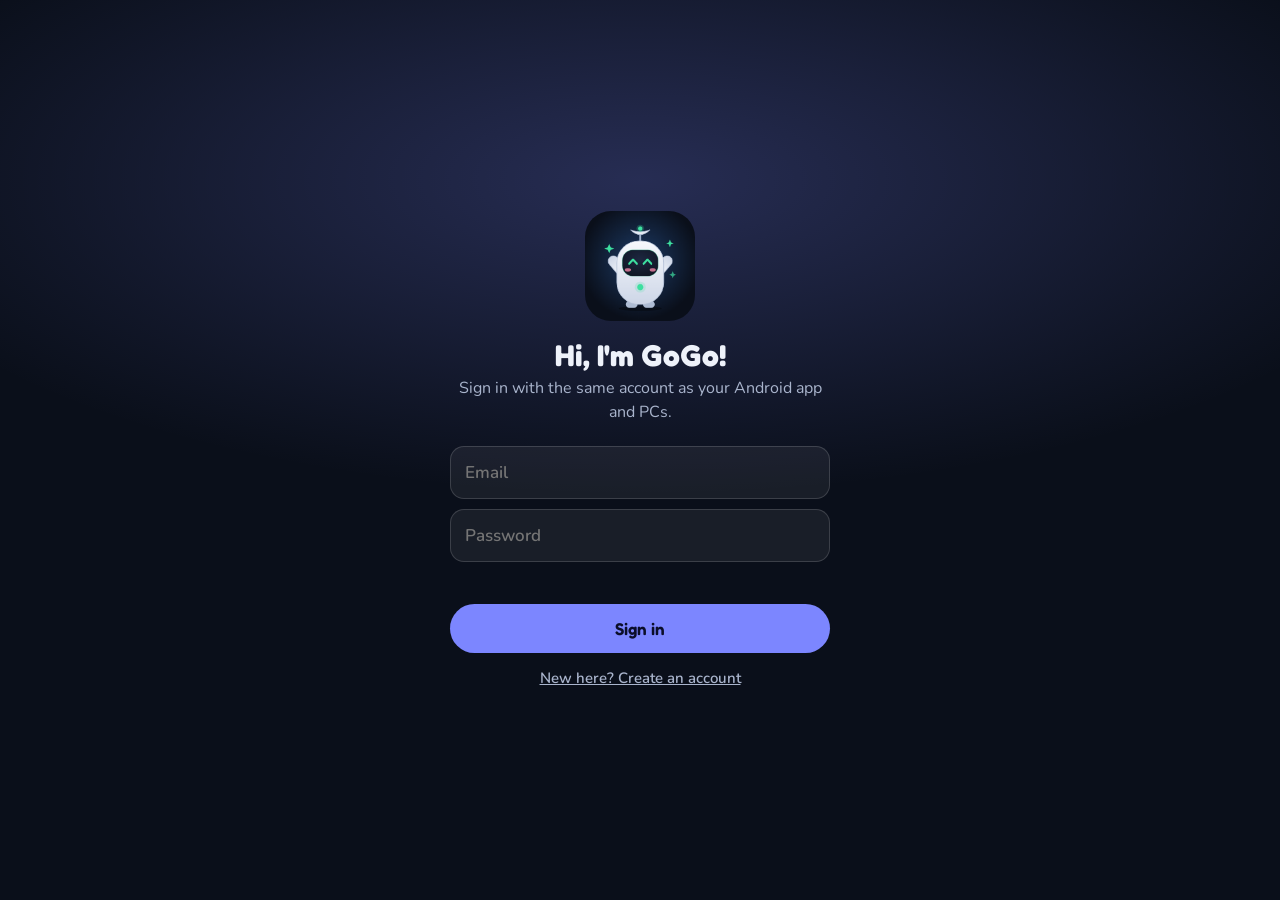
<file: docs/index.html>
<!doctype html>
<html lang="en">
<head>
<meta charset="utf-8">
<meta name="viewport" content="width=device-width, initial-scale=1, maximum-scale=1, user-scalable=no, viewport-fit=cover">
<title>GoGo</title>
<meta name="apple-mobile-web-app-capable" content="yes">
<meta name="mobile-web-app-capable" content="yes">
<meta name="apple-mobile-web-app-status-bar-style" content="black-translucent">
<meta name="apple-mobile-web-app-title" content="GoGo">
<meta name="theme-color" content="#0a0f1a">
<link rel="manifest" href="manifest.webmanifest">
<link rel="apple-touch-icon" href="icon-180.png">
<link rel="stylesheet" href="gogo/fonts.css">
<style>
:root { color-scheme: dark; --display: "Fredoka", ui-rounded, system-ui, sans-serif; --body: "Nunito", ui-rounded, system-ui, sans-serif;
  --st: env(safe-area-inset-top, 0px); --sb: env(safe-area-inset-bottom, 0px); --sl: env(safe-area-inset-left, 0px); --sr: env(safe-area-inset-right, 0px); }
* { box-sizing: border-box; -webkit-tap-highlight-color: transparent; }
html, body { margin: 0; height: 100%; background: #0a0f1a; color: #eef2fa; font-family: var(--body); overflow: hidden; }
[hidden] { display: none !important; }
#frame { position: fixed; top: var(--st); bottom: var(--sb); left: var(--sl); right: var(--sr); width: calc(100% - var(--sl) - var(--sr)); height: calc(100% - var(--st) - var(--sb)); border: 0; background: #0a0f1a; }

.controls { position: fixed; top: calc(var(--st) + 10px); right: calc(var(--sr) + 12px); z-index: 20; display: flex; gap: 8px; align-items: center; }
.pill { font-family: var(--display); font-weight: 600; font-size: 14px; color: #e6ecfa; background: #ffffff16; border: 1px solid #ffffff26; border-radius: 999px; height: 36px; padding: 0 14px; }
.pill.on { background: #ff6fa8; border-color: #ff6fa8; color: #2a0716; }
.pill.icon { width: 36px; padding: 0; font-size: 20px; line-height: 1; }

.menu { position: fixed; top: calc(var(--st) + 54px); right: calc(var(--sr) + 12px); z-index: 30; min-width: 250px; max-height: calc(100% - var(--st) - 80px); overflow: auto;
  background: #161d2e; border: 1px solid #ffffff1f; border-radius: 18px; padding: 6px; box-shadow: 0 20px 50px #0009; }
.menu button { display: flex; width: 100%; justify-content: space-between; gap: 12px; text-align: left; background: none; border: 0; color: #eef2fa; font: 600 15px var(--body); padding: 12px 12px; border-radius: 12px; }
.menu button:active { background: #ffffff10; }
.menu button small { color: #8e9ab3; font-weight: 600; }
.menu hr { border: 0; border-top: 1px solid #ffffff14; margin: 4px 6px; }
.menu .ver { color: #8e9ab3; font-size: 12px; padding: 8px 12px 6px; }
.veil { position: fixed; inset: 0; z-index: 25; }

.banner { position: fixed; left: calc(var(--sl) + 12px); right: calc(var(--sr) + 12px); bottom: calc(var(--sb) + 64px); z-index: 15;
  background: #1b2438; border: 1px solid #ffb21e66; border-radius: 18px; padding: 12px 14px; display: flex; gap: 12px; align-items: center; box-shadow: 0 12px 30px #0008; }
.banner p { margin: 0; flex: 1; font-size: 14px; line-height: 1.35; }
.banner b { font-family: var(--display); }
.btn { font: 600 15px var(--display); border: 0; border-radius: 999px; padding: 10px 16px; background: #ffb21e; color: #2a1a00; white-space: nowrap; }
.btn.ghost { background: #ffffff16; color: #e6ecfa; }
.btn.blue { background: #5aa8ff; color: #06101f; }

.toast { position: fixed; left: 50%; transform: translateX(-50%); bottom: calc(var(--sb) + 130px); z-index: 40; background: #eef2fa; color: #0a0f1a;
  border-radius: 999px; padding: 10px 16px; font: 600 14px var(--body); box-shadow: 0 10px 30px #0008; max-width: calc(100% - 32px); display: flex; gap: 10px; align-items: center; }
.toast a { color: #1d4f8c; font-weight: 800; text-decoration: none; white-space: nowrap; }

/* sign in + install screens */
.card-screen { position: fixed; inset: 0; z-index: 50; display: grid; place-items: center; padding: calc(var(--st) + 20px) 20px calc(var(--sb) + 20px);
  background: radial-gradient(90% 50% at 50% 20%, rgba(124,134,255,.25), transparent 70%), #0a0f1a; overflow: auto; }
.card { width: 100%; max-width: 380px; text-align: center; }
.card h1 { font: 700 30px var(--display); margin: 10px 0 4px; }
.card .sub { color: #a9b4cc; margin: 0 0 22px; line-height: 1.45; }
.card img { width: 110px; height: 110px; border-radius: 26px; }
.card input { width: 100%; font: 600 17px var(--body); color: #eef2fa; background: #ffffff10; border: 1px solid #ffffff26; border-radius: 14px; padding: 14px; margin: 0 0 10px; outline: none; }
.card input:focus { border-color: #7c86ff; }
.card .btn { width: 100%; padding: 14px; font-size: 17px; margin-top: 4px; background: #7c86ff; color: #0b0e2a; }
.card .link { background: none; border: 0; color: #a9b4cc; font: 600 15px var(--body); margin-top: 14px; text-decoration: underline; }
.card .err { color: #ff8a8e; min-height: 20px; font-size: 14px; margin: 4px 0; }
.steps { text-align: left; background: #ffffff0c; border: 1px solid #ffffff1a; border-radius: 18px; padding: 6px 16px; margin: 0 0 16px; }
.steps li { margin: 12px 0; line-height: 1.4; }
.share { display: inline-block; width: 20px; height: 20px; vertical-align: -4px; }
</style>
</head>
<body>

<iframe id="frame" title="GoGo" hidden></iframe>

<div class="controls" id="controls" hidden>
  <button class="pill" id="recBtn">REC</button>
  <button class="pill icon" id="menuBtn" aria-label="Menu">⋮</button>
</div>
<div class="veil" id="veil" hidden></div>
<div class="menu" id="menu" hidden>
  <button id="mNotif">iPhone alerts <small id="mNotifState">Off</small></button>
  <button id="mTest">Send a test alert</button>
  <hr>
  <button id="mTalk">GoGo talks out loud <small id="mTalkState">On</small></button>
  <button id="mRest">GoGo rests after <small id="mRestState">10 min</small></button>
  <button id="mAwake">Keep screen on <small id="mAwakeState">Off</small></button>
  <hr>
  <button id="mAll">Mark all as seen</button>
  <button id="mClear">Clear seen results</button>
  <hr>
  <button id="mOut">Sign out</button>
  <div class="ver" id="ver"></div>
</div>

<div class="banner" id="notifBanner" hidden>
  <p><b>Turn on iPhone alerts</b><br>So GoGo can ping you when the app is closed.</p>
  <button class="btn" id="notifOn">Turn on</button>
</div>

<div class="toast" id="toast" hidden></div>

<section class="card-screen" id="install" hidden>
  <div class="card">
    <img src="icon-180.png" alt="">
    <h1>Add GoGo to your iPhone</h1>
    <p class="sub">iPhone only allows alerts from apps on the Home Screen. It takes 10 seconds:</p>
    <ol class="steps">
      <li>Tap the <b>Share</b> button <svg class="share" viewBox="0 0 24 24" fill="none" stroke="#5aa8ff" stroke-width="2" stroke-linecap="round" stroke-linejoin="round"><path d="M12 3v12M8 7l4-4 4 4M5 12v7a2 2 0 0 0 2 2h10a2 2 0 0 0 2-2v-7"/></svg> at the bottom of Safari.</li>
      <li>Scroll down, tap <b>Add to Home Screen</b>, then <b>Add</b>.</li>
      <li>Open <b>GoGo</b> from your Home Screen and sign in.</li>
    </ol>
    <p class="sub" id="notSafari" hidden>Open this page in <b>Safari</b> first (other browsers can't add it to the Home Screen).</p>
    <button class="link" id="skipInstall">Just look around in the browser</button>
  </div>
</section>

<section class="card-screen" id="login" hidden>
  <form class="card" id="loginForm">
    <img src="icon-180.png" alt="">
    <h1>Hi, I'm GoGo!</h1>
    <p class="sub">Sign in with the same account as your Android app and PCs.</p>
    <input id="email" type="email" autocomplete="username" placeholder="Email" required>
    <input id="password" type="password" autocomplete="current-password" placeholder="Password" required minlength="6">
    <div class="err" id="loginErr"></div>
    <button class="btn" id="loginBtn" type="submit">Sign in</button>
    <button class="link" id="signupBtn" type="button">New here? Create an account</button>
  </form>
</section>

<script src="vendor/supabase-2.118.0.js"></script>
<script src="app.js"></script>
</body>
</html>
</file>
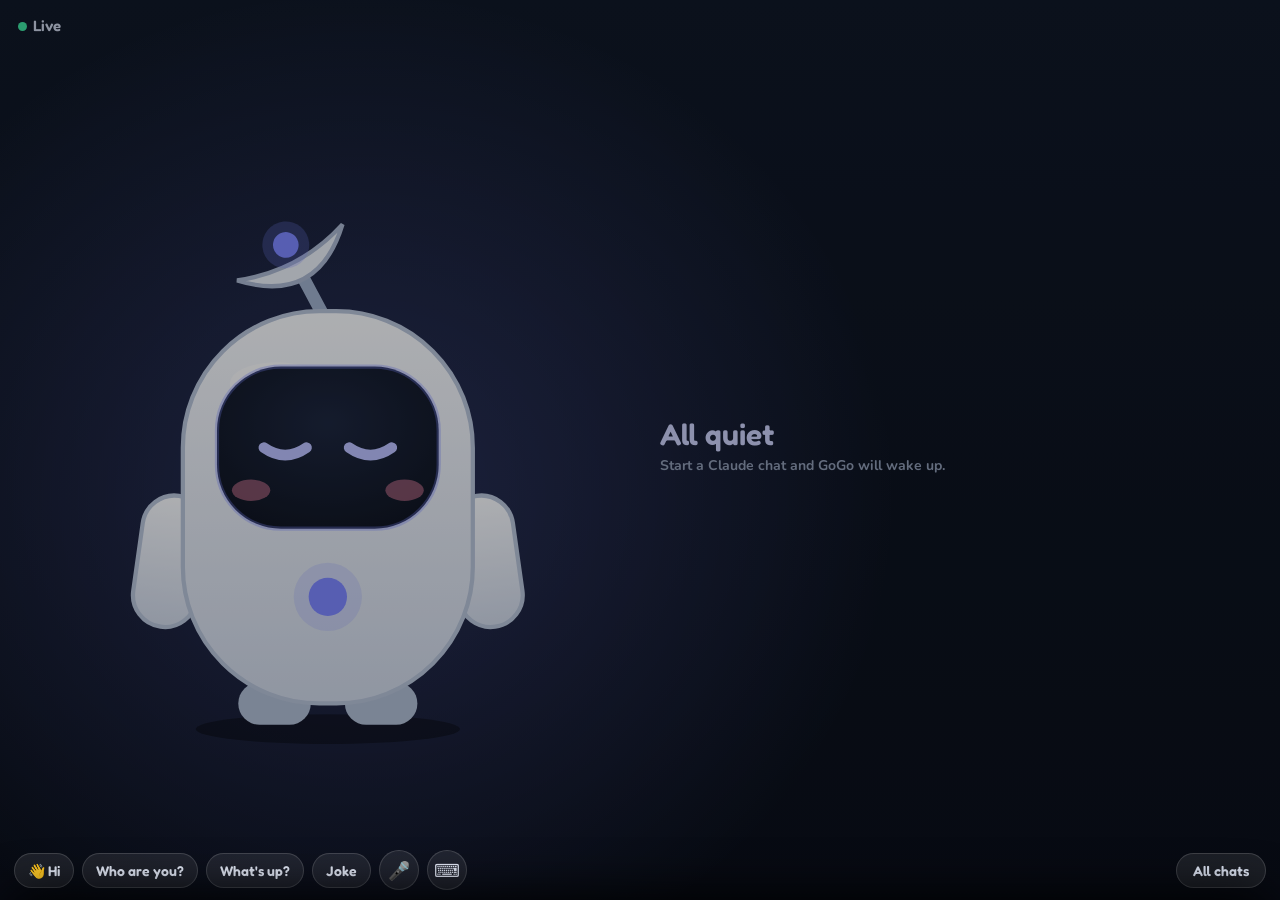
<file: docs/gogo/index.html>
<!doctype html>
<html lang="en">
<head>
<meta charset="utf-8">
<meta name="viewport" content="width=device-width, initial-scale=1, maximum-scale=1, user-scalable=no, viewport-fit=cover">
<title>GoGo</title>
<link rel="stylesheet" href="fonts.css">
<style>
:root {
  color-scheme: dark;
  --working: #5aa8ff; --needs: #ffb21e; --finished: #3ee0a0; --failed: #ff5d62; --rec: #ff6fa8; --sleep: #7c86ff;
  --mood: var(--sleep); --glow: rgba(124,134,255,.28); --tagbg: #e6e8ff; --tagfg: #3a3f8a;
  --display: "Fredoka", ui-rounded, system-ui, sans-serif;
  --body: "Nunito", ui-rounded, system-ui, sans-serif;
}
* { box-sizing: border-box; -webkit-tap-highlight-color: transparent; }
html, body { margin: 0; height: 100%; background: #070a12; color: #eef2fa; font-family: var(--body); overflow: hidden; user-select: none; -webkit-user-select: none; }

.screen {
  position: fixed; top: 0; right: 0; bottom: 0; left: 0; display: grid; grid-template-columns: 1.05fr 1fr;
  background: radial-gradient(60% 80% at 28% 55%, var(--glow), transparent 70%), linear-gradient(180deg, #101828, #0a0f1a);
  transition: filter .8s;
}
.portrait .screen { grid-template-columns: 1fr; grid-template-rows: 1.15fr 1fr;
  background: radial-gradient(90% 50% at 50% 30%, var(--glow), transparent 70%), linear-gradient(180deg, #101828, #0a0f1a); }
.screen[data-mood="sleep"] { filter: brightness(.7); }
.screen.night { filter: brightness(.5) saturate(.8); }
.screen.offline { filter: grayscale(.7) brightness(.7); }

.topbar { position: fixed; top: 0; left: 0; right: 0; padding: 16px 150px 0 18px; display: flex; gap: 14px; align-items: center;
  font-family: var(--display); font-weight: 600; font-size: 15px; color: #c9d2e6; z-index: 5; pointer-events: none; }
.topbar .live::before { content: ""; display: inline-block; width: 9px; height: 9px; border-radius: 50%; background: var(--finished); margin-right: 6px; }
.topbar .live.off::before { background: var(--failed); }
.topbar .rec { color: var(--rec); display: none; }
.recording .topbar .rec { display: inline; }
.topbar .tally { margin-left: auto; opacity: .8; font-variant-numeric: tabular-nums; }
.topbar .live, .topbar .rec { white-space: nowrap; }
.portrait .topbar { flex-wrap: wrap; row-gap: 2px; }
.portrait .topbar .tally { margin-left: 0; flex-basis: 100%; font-size: 13px; }

.gogo-zone { position: relative; display: grid; place-items: center; min-height: 0; padding-top: 30px; }
#gogoBtn { background: none; border: 0; padding: 0; width: 40vmin; height: 44.7vmin; cursor: pointer; } /* sized by sizeGoGo() */
#gogoBtn svg { width: 100%; height: 100%; overflow: visible; display: block; }
.drift { width: 100%; height: 100%; display: grid; place-items: center; }

.card-zone { position: relative; display: grid; align-content: center; gap: 12px; padding: 54px 22px 64px 4px; min-width: 0; }
.portrait .card-zone { padding: 0 22px 76px; align-content: start; }
.bubble { background: #f6f8fd; color: #141a28; border-radius: 22px; padding: 16px 18px; position: relative; box-shadow: 0 10px 30px -12px #000;
  animation: pop .45s cubic-bezier(.2, 1.6, .4, 1) both; }
.bubble::before { content: ""; position: absolute; left: -10px; top: 38%; border: 10px solid transparent; border-right-color: #f6f8fd; border-left: 0; }
.portrait .bubble::before { left: 24%; top: -10px; border: 10px solid transparent; border-bottom-color: #f6f8fd; border-top: 0; }
.bubble .tag { display: inline-block; font-family: var(--display); font-weight: 700; text-transform: uppercase; letter-spacing: .06em; font-size: 12px;
  padding: 3px 10px; border-radius: 999px; background: var(--tagbg); color: var(--tagfg); }
.bubble h3 { font-family: var(--display); font-weight: 700; margin: 8px 0 4px; font-size: 19px; font-size: clamp(17px, 3.4vmin + 6px, 26px); line-height: 1.15; overflow-wrap: anywhere;
  display: -webkit-box; -webkit-line-clamp: 2; -webkit-box-orient: vertical; overflow: hidden; }
.bubble p { margin: 0; color: #4a5470; font-size: 15px; font-size: clamp(13px, 1.6vmin + 8px, 17px); line-height: 1.35; overflow-wrap: anywhere;
  display: -webkit-box; -webkit-line-clamp: 3; -webkit-box-orient: vertical; overflow: hidden; }
.bubble .meta { margin-top: 8px; font-size: 13px; color: #7a84a0; font-weight: 800; }
.chips { display: flex; flex-wrap: wrap; gap: 8px; }
.more.act { font-family: var(--body); cursor: pointer; background: #ffffff24; }
.more { justify-self: start; font-weight: 800; font-size: 13px; color: #dfe6f5; background: #ffffff14; border: 1px solid #ffffff22; border-radius: 999px; padding: 5px 12px; }
.minis { display: grid; gap: 9px; }
.mini { display: flex; align-items: center; gap: 10px; background: #ffffff12; border: 1px solid #ffffff1c; border-radius: 14px; padding: 10px 14px;
  font-weight: 800; font-size: 15px; color: #dfe6f5; min-width: 0; }
.mini span { white-space: nowrap; overflow: hidden; text-overflow: ellipsis; min-width: 0; }
.mini small { margin-left: auto; color: #8e9ab3; font-weight: 700; flex: none; }
.mini i { flex: none; width: 10px; height: 10px; border-radius: 50%; background: var(--working); animation: pulse 1.2s ease-in-out infinite; }
.mini i.done { background: var(--finished); animation: none; } .mini i.need { background: var(--needs); } .mini i.fail { background: var(--failed); animation: none; }
.mini i.seen { background: #8e9ab3; animation: none; }
.quiet { font-family: var(--display); font-weight: 600; font-size: 22px; font-size: clamp(20px, 3vmin + 10px, 30px); color: #c9cff7; }
.quiet small { display: block; font-family: var(--body); font-weight: 700; font-size: 14px; color: #8e9ab3; margin-top: 4px; }
@keyframes pop { from { transform: scale(.6) translateY(10px); opacity: 0; } to { transform: none; opacity: 1; } }
@keyframes pulse { 50% { opacity: .35; transform: scale(.8); } }

.fx { position: absolute; top: 0; right: 0; bottom: 0; left: 0; pointer-events: none; z-index: 2; }
#confetti { position: fixed; top: 0; right: 0; bottom: 0; left: 0; width: 100%; height: 100%; pointer-events: none; z-index: 4; }
.z { position: absolute; font-family: var(--display); font-weight: 700; color: #b9c0ff; opacity: 0; animation: zz 3.6s ease-in infinite; }
@keyframes zz { 0% { transform: translate(0,0) scale(.6); opacity: 0; } 20% { opacity: .9; } 100% { transform: translate(30px,-70px) scale(1.3); opacity: 0; } }
.puff { position: absolute; width: 22px; height: 22px; border-radius: 50%; background: #9aa3b8; opacity: 0; animation: puff 2.4s ease-out infinite; }
@keyframes puff { 0% { transform: translate(0,0) scale(.4); opacity: .7; } 100% { transform: translate(var(--dx, 10px), -60px) scale(1.8); opacity: 0; } }


/* ---------- GoGo talks ---------- */
.say { position: absolute; left: 0; right: 0; margin: 0 auto; width: -webkit-max-content; width: max-content; top: 40px; z-index: 6; max-width: 86%;
  background: #fff; color: #1b2033; border-radius: 18px; padding: 10px 14px; font-family: var(--display); font-weight: 600;
  font-size: 17px; font-size: clamp(14px, 2.2vmin + 8px, 20px); line-height: 1.25; box-shadow: 0 10px 30px -10px #000;
  animation: pop .4s cubic-bezier(.2, 1.6, .4, 1) both; pointer-events: none; text-align: center; }
.say::after { content: ""; position: absolute; left: 50%; bottom: -9px; margin-left: -9px; border: 9px solid transparent; border-top-color: #fff; border-bottom: 0; }
.say.you { background: #22304f; color: #e8eefc; }
.say.you::after { border-top-color: #22304f; }
.say .dots i { display: inline-block; width: 6px; height: 6px; margin: 0 2px; border-radius: 50%; background: currentColor; animation: pulse 1s infinite; }
.say .dots i:nth-child(2) { animation-delay: .15s; } .say .dots i:nth-child(3) { animation-delay: .3s; }
.gg.listening .dish-face { animation: scan .35s linear infinite !important; }
.gg.listening .eyes-x { transform: translateY(-3px); }
.ears { position: absolute; left: 50%; top: 55%; width: 10px; height: 10px; margin: -5px; border-radius: 50%; pointer-events: none; display: none; z-index: 0; }
.gogo-zone .drift { position: relative; z-index: 1; }
.listening-on .ears { display: block; animation: ring 1.4s ease-out infinite; box-shadow: 0 0 0 0 rgba(90,168,255,.6); }
@keyframes ring { from { box-shadow: 0 0 0 0 rgba(90,168,255,.55); } to { box-shadow: 0 0 0 30vmin rgba(90,168,255,0); } }

.dock { position: fixed; left: 0; right: 0; bottom: 0; z-index: 6; display: flex; align-items: center; gap: 8px; padding: 0 14px 10px; flex-wrap: wrap; pointer-events: none; }
.dock > * { pointer-events: auto; }
.dock .chip, .dock .round { background: #ffffff16; border: 1px solid #ffffff26; color: #e6ecfa; border-radius: 999px; font-family: var(--display);
  font-weight: 600; font-size: 14px; padding: 8px 13px; white-space: nowrap; }
.dock .round { width: 40px; height: 40px; padding: 0; display: grid; place-items: center; font-size: 18px; }
.dock .round.live { background: #5aa8ff; border-color: #5aa8ff; color: #06101f; }
.dock .spacer { flex: 1; }
.dock .handle { position: static; transform: none; }
.ask { display: none; position: fixed; left: 12px; right: 12px; bottom: 60px; z-index: 9; }
.ask.open { display: flex; gap: 8px; }
.ask input { flex: 1; min-width: 0; border-radius: 999px; border: 1px solid #ffffff33; background: #121a2b; color: #fff; font: 600 16px var(--body); padding: 10px 16px; outline: none; }
.ask button { border-radius: 999px; border: 0; background: #5aa8ff; color: #06101f; font: 700 15px var(--display); padding: 0 18px; }
.recording .dock .round.mic { opacity: .4; }
.portrait .card-zone { padding-bottom: 110px; }

/* swipe-up sheet with every chat */
.handle { position: fixed; left: 50%; bottom: 12px; transform: translateX(-50%); z-index: 6; background: #ffffff16; border: 1px solid #ffffff26;
  color: #dfe6f5; border-radius: 999px; padding: 8px 16px; font-family: var(--display); font-weight: 600; font-size: 14px; }
.sheet { position: fixed; left: 0; right: 0; bottom: 0; max-height: 78%; z-index: 8; background: #121a2b; border-radius: 26px 26px 0 0;
  box-shadow: 0 -20px 50px -10px #000; transform: translateY(105%); transition: transform .35s cubic-bezier(.2, .9, .3, 1); display: grid; grid-template-rows: auto 1fr; }
.sheet.open { transform: none; }
.sheet header { padding: 10px 20px 8px; display: grid; gap: 6px; }
.sheet header::before { content: ""; justify-self: center; width: 44px; height: 5px; border-radius: 3px; background: #ffffff33; }
.sheet-head { display: flex; align-items: center; justify-content: space-between; gap: 10px; }
[hidden] { display: none !important; }
.sheet h2 { margin: 0; font-family: var(--display); font-weight: 600; font-size: 19px; }
.sheet h2 small { font-family: var(--body); font-size: 13px; color: #8e9ab3; font-weight: 700; margin-left: 8px; }
.list { overflow-y: auto; padding: 4px 14px 22px; display: grid; gap: 8px; align-content: start; }
.row { display: grid; grid-template-columns: 14px 1fr; gap: 4px 12px; align-items: start; background: #ffffff0a; border: 1px solid #ffffff14; border-radius: 16px; padding: 12px 14px; }
.row i { width: 12px; height: 12px; border-radius: 50%; margin-top: 5px; }
.row b { font-family: var(--display); font-weight: 600; font-size: 16px; overflow-wrap: anywhere; }
.row .sub { grid-column: 2; font-size: 13px; color: #8e9ab3; font-weight: 700; }
.row .msg { grid-column: 2; font-size: 14px; color: #c7cfe0; display: -webkit-box; -webkit-line-clamp: 2; -webkit-box-orient: vertical; overflow: hidden; }
.row.unseen { border-color: #ffffff33; background: #ffffff12; }
.row:active, .bubble:active { transform: scale(.98); }
.tapped { outline: 3px solid var(--mood); }
.scrim { position: fixed; top: 0; right: 0; bottom: 0; left: 0; z-index: 7; background: #0008; opacity: 0; pointer-events: none; transition: opacity .3s; }
.scrim.open { opacity: 1; pointer-events: auto; }
.empty { color: #8e9ab3; text-align: center; padding: 20px; }

/* ---------- GoGo ---------- */
.gg * { transform-box: fill-box; }
.gg .whole { transform-origin: 50% 100%; animation: breathe 3.6s ease-in-out infinite; }
@keyframes breathe { 50% { transform: translateY(-3px) scaleY(1.012); } }
.gg .dish { transform-origin: 50% 100%; transition: transform .3s; }
.gg .dish-face { transform-origin: 50% 50%; }
.gg .arm { transition: transform .4s cubic-bezier(.3, 1.5, .5, 1); }
.gg .arm.l { transform-origin: 85% 12%; }
.gg .arm.r { transform-origin: 15% 12%; }
.gg .eye-set { display: none; }
.gg .eyes-x { transition: transform .5s ease; }
.gg .status-light { transition: fill .4s; }
.gg .extra { display: none; }
.gg .blinkable { transform-origin: 50% 50%; }
.gg.blink .blinkable { transform: scaleY(.1); }

/* eyes per mood */
.gg[data-mood="sleep"] .eyes-sleep,
.gg[data-mood="working"] .eyes-focus,
.gg[data-mood="needs"] .eyes-wide,
.gg[data-mood="finished"] .eyes-happy,
.gg[data-mood="failed"] .eyes-dizzy,
.gg[data-mood="recording"] .eyes-calm,
.gg.boop .eyes-happy { display: block; }
.gg.boop .eye-set:not(.eyes-happy) { display: none; }

/* sleep */
.gg[data-mood="sleep"] .whole { animation: snooze 4.8s ease-in-out infinite; }
@keyframes snooze { 50% { transform: translateY(2px) scaleY(.985) rotate(-1.5deg); } }
.gg[data-mood="sleep"] .dish { transform: rotate(-28deg); }
.gg[data-mood="sleep"] .arm.l { transform: rotate(8deg); }
.gg[data-mood="sleep"] .arm.r { transform: rotate(-8deg); }
.night .gg .nightcap { display: block; }

/* working */
.gg[data-mood="working"] .dish-face { animation: scan 1.4s ease-in-out infinite; }
@keyframes scan { 0%,100% { transform: scaleX(1); } 50% { transform: scaleX(-1); } }
.gg[data-mood="working"] .eyes-x { animation: look 3.2s ease-in-out infinite; }
@keyframes look { 0%, 30% { transform: translateX(-5px); } 50%, 80% { transform: translateX(5px); } }
.gg[data-mood="working"] .arm.l { animation: type 0.36s ease-in-out infinite alternate; }
.gg[data-mood="working"] .arm.r { animation: type 0.36s ease-in-out infinite alternate-reverse; }
@keyframes type { from { transform: rotate(-12deg); } to { transform: rotate(-2deg); } }
.gg[data-mood="working"] .laptop { display: block; }
.gg .orbit { display: none; transform-origin: 50% 50%; }
.gg[data-mood="working"] .orbit { display: block; animation: spin 6s linear infinite; }
@keyframes spin { to { transform: rotate(360deg); } }

/* needs you */
.gg[data-mood="needs"] .whole { animation: hop .9s cubic-bezier(.3, .0, .3, 1) infinite; }
@keyframes hop { 0%, 100% { transform: translateY(0) scale(1.04, .96); } 40% { transform: translateY(-16px) scale(.97, 1.04); } 70% { transform: translateY(0) scale(1.03, .97); } }
.gg[data-mood="needs"] .arm.r { transform: rotate(-150deg); }
.gg[data-mood="needs"] .arm.l { animation: wave .5s ease-in-out infinite alternate; }
@keyframes wave { from { transform: rotate(130deg); } to { transform: rotate(165deg); } }
.gg[data-mood="needs"] .sign, .gg[data-mood="needs"] .alert-mark { display: block; }
.gg[data-mood="needs"] .dish { transform: rotate(0); }
.gg[data-mood="needs"] .dish-face { animation: scan .5s linear infinite; }

/* finished */
.gg[data-mood="finished"] .whole { animation: bounce 1.2s ease-in-out infinite; }
@keyframes bounce { 50% { transform: translateY(-8px) rotate(2deg); } }
.gg[data-mood="finished"] .arm.l { transform: rotate(140deg); }
.gg[data-mood="finished"] .arm.r { transform: rotate(-140deg); }
.gg[data-mood="finished"] .sparkle { display: block; }
.gg[data-mood="finished"] .cheek { opacity: .75; }

/* failed */
.gg[data-mood="failed"] .whole { animation: wobble 1.6s ease-in-out infinite; }
@keyframes wobble { 25% { transform: rotate(-5deg); } 75% { transform: rotate(5deg); } }
.gg[data-mood="failed"] .eyes-dizzy .spiral { animation: spin 1.2s linear infinite; transform-origin: 50% 50%; }
.gg[data-mood="failed"] .dish { transform: rotate(38deg) translateY(2px); }
.gg[data-mood="failed"] .arm.l { transform: rotate(-20deg); }
.gg[data-mood="failed"] .arm.r { transform: rotate(20deg); }
.gg[data-mood="failed"] .bandage { display: block; }

/* recording */
.gg[data-mood="recording"] .headphones, .gg[data-mood="recording"] .shh { display: block; }
.gg[data-mood="recording"] .arm.r { transform: rotate(-118deg); }
.gg[data-mood="recording"] .whole { animation: sway 3s ease-in-out infinite; }
@keyframes sway { 50% { transform: rotate(2deg); } }

/* tap */
.gg.boop .whole { animation: squish .5s cubic-bezier(.3, 1.6, .5, 1) 1 !important; }
@keyframes squish { 0% { transform: scale(1); } 30% { transform: scale(1.12, .86); } 60% { transform: scale(.94, 1.08); } 100% { transform: scale(1); } }

/* burn-in drift while asleep */
.screen[data-mood="sleep"] .drift { animation: drift 60s ease-in-out infinite; }
@keyframes drift { 25% { transform: translate(6%, -4%); } 50% { transform: translate(-4%, 3%); } 75% { transform: translate(3%, 5%); } }



@media (prefers-reduced-motion: reduce) { .gg *, .gg .whole, .drift, .z, .puff, .mini i, .bubble { animation: none !important; } }
</style>
</head>
<body>
<div class="screen" id="screen" data-mood="sleep">
  <div class="topbar"><span class="live" id="live">Live</span><span class="rec">● REC</span><span class="tally" id="tally"></span></div>
  <div class="gogo-zone">
    <div class="drift">
      <button id="gogoBtn" aria-label="Tap GoGo">
        <svg viewBox="0 0 240 268" class="gg" id="gogo" data-mood="working" aria-hidden="true">
              <defs>
                <linearGradient id="shell" x1="0" y1="0" x2="0" y2="1">
                  <stop offset="0" stop-color="#f7f9fd"/><stop offset="1" stop-color="#cdd6e7"/>
                </linearGradient>
                <radialGradient id="visorGlow" cx=".5" cy=".35" r=".8">
                  <stop offset="0" stop-color="#1d2740"/><stop offset="1" stop-color="#0e131f"/>
                </radialGradient>
              </defs>

              <!-- orbiting chat dots (working) -->
              <g class="orbit">
                <circle cx="120" cy="138" r="112" fill="none" stroke="#5aa8ff" stroke-opacity=".18" stroke-dasharray="3 9"/>
                <circle cx="232" cy="138" r="7" fill="#5aa8ff"/>
                <circle cx="8" cy="138" r="7" fill="#5aa8ff"/>
                <circle cx="120" cy="26" r="7" fill="#5aa8ff"/>
              </g>

              <g class="whole">
                <!-- shadow -->
                <ellipse cx="120" cy="258" rx="62" ry="7" fill="#000" opacity=".35"/>

                <!-- antenna + radar dish -->
                <g class="dish">
                  <rect x="117" y="38" width="6" height="30" rx="3" fill="#9fb0cc"/>
                  <g class="dish-face">
                    <path d="M92 30 Q120 58 148 30 Q120 40 92 30 Z" fill="#e8edf6" stroke="#a9b6cf" stroke-width="2"/>
                    <circle cx="120" cy="26" r="6" style="fill:var(--mood)"/>
                    <circle cx="120" cy="26" r="11" style="fill:var(--mood)" opacity=".25"/>
                  </g>
                </g>

                <!-- night cap -->
                <g class="extra nightcap">
                  <path d="M70 84 Q96 22 168 40 Q150 60 170 84 Z" fill="#6b74e8"/>
                  <path d="M66 84 Q120 70 174 84 L172 94 Q120 82 68 94 Z" fill="#f2f4ff"/>
                  <circle cx="172" cy="38" r="10" fill="#f2f4ff"/>
                </g>

                <!-- arms (behind body) -->
                <g class="arm l"><rect x="34" y="150" width="30" height="62" rx="15" fill="url(#shell)" stroke="#b6c2d8" stroke-width="2"/></g>
                <g class="arm r"><rect x="176" y="150" width="30" height="62" rx="15" fill="url(#shell)" stroke="#b6c2d8" stroke-width="2"/></g>

                <!-- feet -->
                <rect x="78" y="236" width="34" height="20" rx="10" fill="#aebcd3"/>
                <rect x="128" y="236" width="34" height="20" rx="10" fill="#aebcd3"/>

                <!-- body -->
                <rect x="52" y="62" width="136" height="184" rx="64" fill="url(#shell)" stroke="#b6c2d8" stroke-width="2"/>
                <ellipse cx="96" cy="96" rx="22" ry="10" fill="#fff" opacity=".55"/>

                <!-- face screen -->
                <rect x="68" y="88" width="104" height="76" rx="30" fill="url(#visorGlow)"/>
                <rect x="68" y="88" width="104" height="76" rx="30" fill="none" style="stroke:var(--mood)" stroke-opacity=".35" stroke-width="2"/>

                <g class="eyes-x">
                  <!-- sleep: closed arcs -->
                  <g class="eye-set eyes-sleep" fill="none" stroke="#b9c0ff" stroke-width="5" stroke-linecap="round">
                    <path d="M90 126 q10 7 20 0"/><path d="M130 126 q10 7 20 0"/>
                  </g>
                  <!-- focus: narrowed bars -->
                  <g class="eye-set eyes-focus" style="fill:var(--working)">
                    <rect class="blinkable" x="88" y="116" width="22" height="13" rx="6.5"/>
                    <rect class="blinkable" x="130" y="116" width="22" height="13" rx="6.5"/>
                  </g>
                  <!-- wide: big round eyes -->
                  <g class="eye-set eyes-wide">
                    <circle class="blinkable" cx="99" cy="122" r="13" style="fill:var(--needs)"/>
                    <circle class="blinkable" cx="141" cy="122" r="13" style="fill:var(--needs)"/>
                    <circle cx="104" cy="117" r="4" fill="#fff"/><circle cx="146" cy="117" r="4" fill="#fff"/>
                  </g>
                  <!-- happy: ^ ^ -->
                  <g class="eye-set eyes-happy" fill="none" style="stroke:var(--finished)" stroke-width="6" stroke-linecap="round" stroke-linejoin="round">
                    <path d="M88 128 l11 -12 l11 12"/><path d="M130 128 l11 -12 l11 12"/>
                  </g>
                  <!-- dizzy: spirals -->
                  <g class="eye-set eyes-dizzy" fill="none" style="stroke:var(--failed)" stroke-width="4" stroke-linecap="round">
                    <path class="spiral" d="M99 122 m-2 0 a2 2 0 1 1 4 0 a5 5 0 1 1 -10 0 a8 8 0 1 1 16 0 a11 11 0 1 1 -22 0"/>
                    <path class="spiral" d="M141 122 m-2 0 a2 2 0 1 1 4 0 a5 5 0 1 1 -10 0 a8 8 0 1 1 16 0 a11 11 0 1 1 -22 0"/>
                  </g>
                  <!-- calm: content closed eyes (recording) -->
                  <g class="eye-set eyes-calm" fill="none" style="stroke:var(--rec)" stroke-width="5" stroke-linecap="round">
                    <path d="M90 124 q10 -8 20 0"/><path d="M130 124 q10 -8 20 0"/>
                  </g>
                </g>

                <!-- cheeks -->
                <ellipse class="cheek" cx="84" cy="146" rx="9" ry="5" fill="#ff8fb0" opacity=".45"/>
                <ellipse class="cheek" cx="156" cy="146" rx="9" ry="5" fill="#ff8fb0" opacity=".45"/>

                <!-- status light on the tummy -->
                <circle class="status-light" cx="120" cy="196" r="9" style="fill:var(--mood)"/>
                <circle cx="120" cy="196" r="16" style="fill:var(--mood)" opacity=".18"/>

                <!-- laptop (working) -->
                <g class="extra laptop">
                  <path d="M74 214 L166 214 L176 234 L64 234 Z" fill="#2a3552"/>
                  <rect x="80" y="178" width="80" height="38" rx="5" fill="#33405f"/>
                  <circle cx="120" cy="197" r="4" fill="#9fb0cc"/>
                </g>

                <!-- sign (needs you) -->
                <g class="extra sign">
                  <rect x="150" y="6" width="84" height="52" rx="12" fill="#fff4dc" style="stroke:var(--needs)" stroke-width="4"/>
                  <text x="192" y="40" text-anchor="middle" font-family="Fredoka, sans-serif" font-weight="700" font-size="22" fill="#8a5a00">HEY!</text>
                  <rect x="186" y="56" width="6" height="40" rx="3" fill="#c79a4a"/>
                </g>
                <g class="extra alert-mark">
                  <text x="40" y="70" font-family="Fredoka, sans-serif" font-weight="700" font-size="34" style="fill:var(--needs)">!</text>
                </g>

                <!-- sparkles (finished) -->
                <g class="extra sparkle" style="fill:var(--finished)">
                  <path d="M30 70 l4 10 l10 4 l-10 4 l-4 10 l-4 -10 l-10 -4 l10 -4 Z"/>
                  <path d="M206 58 l3 8 l8 3 l-8 3 l-3 8 l-3 -8 l-8 -3 l8 -3 Z"/>
                  <path d="M214 150 l3 7 l7 3 l-7 3 l-3 7 l-3 -7 l-7 -3 l7 -3 Z" opacity=".7"/>
                </g>

                <!-- bandage (failed) -->
                <g class="extra bandage">
                  <path d="M132 76 L170 64 Q175 63 176 68 L178 74 Q179 79 174 80 L136 92 Q131 93 130 88 L128 82 Q127 77 132 76 Z" fill="#ffd2a8"/>
                  <circle cx="150" cy="77" r="1.8" fill="#c08a5c"/><circle cx="158" cy="75" r="1.8" fill="#c08a5c"/>
                </g>

                <!-- headphones + shh (recording) -->
                <g class="extra headphones">
                  <path d="M50 120 Q50 40 120 40 Q190 40 190 120" fill="none" stroke="#2c3550" stroke-width="10" stroke-linecap="round"/>
                  <rect x="36" y="104" width="24" height="44" rx="10" style="fill:var(--rec)"/>
                  <rect x="180" y="104" width="24" height="44" rx="10" style="fill:var(--rec)"/>
                </g>
                <g class="extra shh">
                  <circle cx="120" cy="152" r="6" fill="#ff8fb0"/>
                  <text x="196" y="186" font-family="Fredoka, sans-serif" font-weight="700" font-size="18" style="fill:var(--rec)">shh</text>
                </g>
              </g>
            </svg>
      </button>
    </div>
    <div class="fx" id="fx"></div>
    <div class="ears"></div>
    <div class="say" id="say" hidden></div>
  </div>
  <div class="card-zone" id="cards"></div>
</div>
<canvas id="confetti"></canvas>
<div class="dock" id="dock">
  <button class="chip" data-say="Hi GoGo!">👋 Hi</button>
  <button class="chip" data-say="Who are you?">Who are you?</button>
  <button class="chip" data-say="What's up?">What's up?</button>
  <button class="chip" data-say="Tell me a joke">Joke</button>
  <button class="round mic" id="micBtn" aria-label="Talk to GoGo">🎤</button>
  <button class="round" id="kbdBtn" aria-label="Type to GoGo">⌨</button>
  <span class="spacer"></span>
  <button class="handle" id="handle">All chats</button>
</div>
<form class="ask" id="ask"><input id="askInput" autocomplete="off" placeholder="Say something to GoGo…" maxlength="140"><button>Send</button></form>
<div class="scrim" id="scrim"></div>
<section class="sheet" id="sheet" aria-label="All chats">
  <header><div class="sheet-head"><h2>All chats <small id="sheetCount"></small></h2><button class="more act" id="allRead" data-act="all" hidden>Mark all read</button></div></header>
  <div class="list" id="list"></div>
</section>

<script>
(() => {
  const A = window.Android || (window.parent !== window && window.parent.RadarBridge) || { seen(){}, open(){}, seenAll(){}, remove(){}, boop(){}, ready(){}, speak(){}, listen(){}, setRecording(){} };
  const $ = id => document.getElementById(id);
  const screen = $('screen'), gogo = $('gogo'), cards = $('cards'), fx = $('fx');
  const reduce = matchMedia('(prefers-reduced-motion: reduce)').matches;
  const C = {
    sleep:     ['#7c86ff', 'rgba(124,134,255,.26)', '#e6e8ff', '#3a3f8a'],
    working:   ['#5aa8ff', 'rgba(90,168,255,.30)',  '#dcecff', '#1d4f8c'],
    needs:     ['#ffb21e', 'rgba(255,178,30,.34)',  '#fff0d0', '#8a5a00'],
    finished:  ['#3ee0a0', 'rgba(62,224,160,.30)',  '#d6f8ea', '#0f6b47'],
    failed:    ['#ff5d62', 'rgba(255,93,98,.32)',   '#ffe0e1', '#9a1f24'],
    recording: ['#ff6fa8', 'rgba(255,111,168,.28)', '#ffe0ec', '#9a2456'],
  };
  const dot = { working: 'var(--working)', needs_you: 'var(--needs)', finished: 'var(--finished)', failed: 'var(--failed)' };
  let state = { sessions: [], connected: true, recording: false };
  let mood = null, lastKey = '', shown = null;

  const esc = s => String(s == null ? '' : s).replace(/[&<>"]/g, c => ({ '&': '&amp;', '<': '&lt;', '>': '&gt;', '"': '&quot;' }[c]));
  const title = s => s.title || s.project || 'Claude chat';
  const ago = iso => {
    const m = Math.max(0, Math.round((Date.now() - Date.parse(iso)) / 60000));
    return m < 1 ? 'just now' : m < 60 ? `${m} min ago` : m < 1440 ? `${Math.round(m / 60)} h ago` : `${Math.round(m / 1440)} d ago`;
  };
  const where = s => s.machine || (s.source === 'cloud' ? 'Cloud' : '');
  const unseen = s => !s.seen_at;

  function moodOf(list, rec) {
    if (rec) return 'recording';
    if (list.some(s => unseen(s) && s.status === 'needs_you')) return 'needs';
    if (list.some(s => unseen(s) && s.status === 'failed')) return 'failed';
    if (list.some(s => unseen(s) && s.status === 'finished')) return 'finished';
    if (list.some(s => s.status === 'working')) return 'working';
    return 'sleep';
  }

  function bubble(s, tag) {
    return `<div class="bubble" data-id="${esc(s.session_id)}"><span class="tag">● ${tag}</span><h3>${esc(title(s))}</h3>
      ${s.message ? `<p>${esc(s.message)}</p>` : ''}<div class="meta">${esc([where(s), ago(s.updated_at)].filter(Boolean).join(' · '))} · ${s.url ? 'tap: read · double-tap: open' : 'tap to mark read'}</div></div>`;
  }
  function minis(list, cls) {
    return `<div class="minis">${list.slice(0, 4).map(s => `<div class="mini" data-id="${esc(s.session_id)}"><i class="${cls(s)}"></i><span>${esc(title(s))}</span><small>${esc(where(s))}</small></div>`).join('')}
      ${list.length > 4 ? `<div class="more">+${list.length - 4} more</div>` : ''}</div>`;
  }

  function renderCards() {
    const list = state.sessions;
    const alerts = list.filter(s => unseen(s) && s.status !== 'working');
    const newest = st => list.filter(s => unseen(s) && s.status === st)[0];
    let html = '';
    shown = mood === 'needs' ? newest('needs_you') : mood === 'failed' ? newest('failed') : mood === 'finished' ? newest('finished') : null;
    if (mood === 'needs') html = bubble(newest('needs_you'), 'Needs you');
    else if (mood === 'failed') html = bubble(newest('failed'), 'Failed');
    else if (mood === 'finished') html = bubble(newest('finished'), 'Finished');
    else if (mood === 'working') html = minis(list.filter(s => s.status === 'working'), () => '');
    else if (mood === 'recording') html = alerts.length
      ? `<div class="quiet">Recording<small>${alerts.length} alert${alerts.length > 1 ? 's' : ''} waiting · shown when you stop</small></div>` + minis(alerts, s => s.status === 'needs_you' ? 'need' : s.status === 'failed' ? 'fail' : 'done')
      : `<div class="quiet">Recording<small>GoGo stays quiet until you stop.</small></div>`;
    else {
      const last = list[0];
      html = `<div class="quiet">All quiet<small>${last ? `Last: ${esc(title(last))} · ${ago(last.updated_at)}` : 'Start a Claude chat and GoGo will wake up.'}</small></div>`;
    }
    if (['needs', 'failed', 'finished'].includes(mood) && alerts.length > 1) html += `<div class="chips"><div class="more">+${alerts.length - 1} more waiting · swipe up</div><button class="more act" data-act="all">Mark all read</button></div>`;
    cards.innerHTML = html;
  }

  function renderOrbit() {
    const g = gogo.querySelector('.orbit');
    const n = Math.min(state.sessions.filter(s => s.status === 'working').length, 6);
    let dots = '<circle cx="120" cy="138" r="112" fill="none" stroke="#5aa8ff" stroke-opacity=".18" stroke-dasharray="3 9"/>';
    for (let i = 0; i < n; i++) { const a = (i / n) * Math.PI * 2 - Math.PI / 2; dots += `<circle cx="${(120 + 112 * Math.cos(a)).toFixed(1)}" cy="${(138 + 112 * Math.sin(a)).toFixed(1)}" r="7" fill="#5aa8ff"/>`; }
    g.innerHTML = dots;
  }

  function renderSheet() {
    const list = state.sessions;
    $('handle').textContent = list.length ? `All chats · ${list.length}` : 'All chats';
    $('sheetCount').textContent = list.length ? `${list.length} · tap: read · double-tap: open · hold: remove` : '';
    $('allRead').hidden = !list.some(s => unseen(s) && s.status !== 'working');
    $('list').innerHTML = list.length ? list.map(s => `<div class="row ${unseen(s) && s.status !== 'working' ? 'unseen' : ''}" data-id="${esc(s.session_id)}">
      <i style="background:${unseen(s) || s.status === 'working' ? dot[s.status] : '#8e9ab3'}"></i><b>${esc(title(s))}</b>
      <div class="sub">${esc([{ working: 'Working', needs_you: 'Needs you', finished: unseen(s) ? 'Finished' : 'Done', failed: 'Failed' }[s.status], where(s), ago(s.updated_at)].filter(Boolean).join(' · '))}</div>
      ${s.message ? `<div class="msg">${esc(s.message)}</div>` : ''}</div>`).join('') : '<div class="empty">No chats yet.</div>';
  }

  function renderTally() {
    const today = new Date(); today.setHours(0, 0, 0, 0);
    const t = state.sessions.filter(s => Date.parse(s.updated_at) >= today.getTime());
    const f = t.filter(s => s.status === 'finished').length, n = t.filter(s => s.status === 'needs_you').length, w = state.sessions.filter(s => s.status === 'working').length;
    const bits = [f && `${f} finished`, n && `${n} need you`, w && `${w} working`].filter(Boolean);
    $('tally').textContent = bits.length ? ['Today', ...bits].join(' · ') : '';
  }

  function setMood(m) {
    const changed = m !== mood; mood = m;
    gogo.dataset.mood = m; screen.dataset.mood = m;
    const [c, glow, tb, tf] = C[m];
    const r = document.documentElement.style;
    r.setProperty('--mood', c); r.setProperty('--glow', glow); r.setProperty('--tagbg', tb); r.setProperty('--tagfg', tf);
    document.body.classList.toggle('recording', m === 'recording');
    const h = new Date().getHours();
    screen.classList.toggle('night', m === 'sleep' && (h >= 22 || h < 7));
    if (changed) {
      fx.innerHTML = ''; stopConfetti();
      if (m === 'sleep') addZ();
      if (m === 'failed') addPuffs();
      if (m === 'finished') confetti();
    }
  }

  function render() {
    setMood(moodOf(state.sessions, state.recording));
    $('live').textContent = state.connected ? 'Live' : 'Reconnecting…';
    $('live').classList.toggle('off', !state.connected);
    screen.classList.toggle('offline', !state.connected);
    renderCards(); renderOrbit(); renderSheet(); renderTally(); if (typeof moments === 'function') moments();
  }

  function addZ() {
    if (reduce) return;
    [0, 1.2, 2.4].forEach((d, i) => { const z = document.createElement('span'); z.className = 'z'; z.textContent = 'z';
      z.style.cssText = `left:${58 + i * 4}%;top:${30 - i * 3}%;font-size:${18 + i * 7}px;animation-delay:${d}s`; fx.appendChild(z); });
  }
  function addPuffs() {
    if (reduce) return;
    [0, .8, 1.6].forEach((d, i) => { const p = document.createElement('span'); p.className = 'puff';
      p.style.cssText = `left:${44 + i * 6}%;top:22%;animation-delay:${d}s;--dx:${(i - 1) * 16}px`; fx.appendChild(p); });
  }

  const cv = $('confetti'), c2 = cv.getContext('2d');
  let parts = [], raf = 0;
  function stopConfetti() { cancelAnimationFrame(raf); parts = []; c2.clearRect(0, 0, cv.width, cv.height); }
  function confetti() {
    if (reduce) return;
    const dpr = devicePixelRatio || 1; cv.width = innerWidth * dpr; cv.height = innerHeight * dpr;
    const pal = ['#3ee0a0', '#ffb21e', '#5aa8ff', '#ff6fa8', '#ffffff'];
    const portrait = document.body.classList.contains('portrait');
    const ox = cv.width * (portrait ? .5 : .27), oy = cv.height * (portrait ? .25 : .35);
    parts = Array.from({ length: 110 }, () => ({ x: ox, y: oy, vx: (Math.random() - .5) * 10 * dpr, vy: (-Math.random() * 10 - 3) * dpr,
      s: (4 + Math.random() * 5) * dpr, r: Math.random() * 6, vr: (Math.random() - .5) * .3, c: pal[(Math.random() * pal.length) | 0], life: 1 }));
    cancelAnimationFrame(raf); step();
  }
  function step() {
    const dpr = devicePixelRatio || 1; c2.clearRect(0, 0, cv.width, cv.height);
    parts.forEach(p => { p.vy += .25 * dpr; p.x += p.vx; p.y += p.vy; p.r += p.vr; p.life -= .007;
      c2.save(); c2.globalAlpha = Math.max(p.life, 0); c2.translate(p.x, p.y); c2.rotate(p.r); c2.fillStyle = p.c; c2.fillRect(-p.s / 2, -p.s / 4, p.s, p.s / 2); c2.restore(); });
    parts = parts.filter(p => p.life > 0 && p.y < cv.height + 20);
    if (parts.length) raf = requestAnimationFrame(step); else c2.clearRect(0, 0, cv.width, cv.height);
  }

  // blinking + occasional glance while idle
  setInterval(() => { if (['working', 'needs'].includes(mood) && !reduce) { gogo.classList.add('blink'); setTimeout(() => gogo.classList.remove('blink'), 140); } }, 2700);

  // tap GoGo
  $('gogoBtn').addEventListener('click', () => {
    gogo.classList.remove('boop'); void gogo.getBBox(); gogo.classList.add('boop'); A.boop();
    if (shown) A.seen(shown.session_id);
    else if (typeof say === 'function' && Math.random() < .5) say(pick(['Boop! 💙', 'Hehe, that tickles!', 'Beep beep! 📡', '*happy wiggle*']), { speak: false });
    setTimeout(() => gogo.classList.remove('boop'), 900);
  });

  // taps on cards and rows; hold to remove
  let holdTimer = 0, held = false;
  function bindTaps(el) {
    el.addEventListener('pointerdown', e => { const t = e.target.closest('[data-id]'); if (!t) return; held = false;
      holdTimer = setTimeout(() => { held = true; if (navigator.vibrate) navigator.vibrate(20); A.remove(t.dataset.id); }, 650); });
    ['pointerup', 'pointerleave', 'pointercancel'].forEach(ev => el.addEventListener(ev, () => clearTimeout(holdTimer)));
    let pending = null;
    el.addEventListener('click', e => {
      if (e.target.closest('[data-act="all"]')) { A.seenAll(); return; }
      const t = e.target.closest('[data-id]'); if (!t || held) return;
      const id = t.dataset.id;
      if (pending && pending.id === id) { clearTimeout(pending.timer); pending = null; t.classList.add('tapped'); A.open(id); return; }
      if (pending) { clearTimeout(pending.timer); A.seen(pending.id); }
      pending = { id, timer: setTimeout(() => { pending = null; A.seen(id); }, 280) };
    });
  }
  bindTaps(cards); bindTaps($('list'));
  $('allRead').addEventListener('click', () => A.seenAll());

  // sheet: tap handle or swipe up anywhere; swipe down or tap outside to close
  const sheet = $('sheet'), scrim = $('scrim');
  const openSheet = o => { sheet.classList.toggle('open', o); scrim.classList.toggle('open', o); };
  $('handle').addEventListener('click', () => openSheet(true));
  scrim.addEventListener('click', () => openSheet(false));
  let y0 = null;
  addEventListener('touchstart', e => { y0 = e.touches[0].clientY; }, { passive: true });
  addEventListener('touchend', e => {
    if (y0 == null) return; const dy = e.changedTouches[0].clientY - y0; y0 = null;
    const open = sheet.classList.contains('open');
    if (!open && dy < -60) openSheet(true);
    else if (open && dy > 80 && $('list').scrollTop <= 0) openSheet(false);
  }, { passive: true });

  function sizeGoGo() {
    const z = document.querySelector('.gogo-zone'), btn = $('gogoBtn');
    const w = z.clientWidth, h = z.clientHeight - 30;
    if (!w || !h) return;
    const W = Math.max(80, Math.min(w * (document.body.classList.contains('portrait') ? 0.64 : 0.78), (h * 0.9) * 240 / 268));
    btn.style.width = W + 'px'; btn.style.height = (W * 268 / 240) + 'px';
  }
  function layout() { document.body.classList.toggle('portrait', innerHeight > innerWidth); sizeGoGo(); }
  addEventListener('resize', layout); layout(); setTimeout(layout, 300);
  setInterval(render, 30000); // refresh "x min ago" and night mode


  // ================= GoGo talks =================
  const pick = a => a[Math.floor(Math.random() * a.length)];
  const sayEl = $('say');
  let sayTimer = 0, lastChatter = Date.now();
  function say(text, { speak = true, you = false, sticky = false } = {}) {
    clearTimeout(sayTimer);
    sayEl.className = 'say' + (you ? ' you' : ''); sayEl.innerHTML = text; sayEl.hidden = false;
    void sayEl.offsetWidth; sayEl.style.animation = 'none'; void sayEl.offsetWidth; sayEl.style.animation = '';
    if (speak && !you) A.speak(sayEl.textContent);
    if (!sticky) sayTimer = setTimeout(() => { sayEl.hidden = true; }, 3500 + text.length * 55);
    lastChatter = Date.now();
  }
  function wiggle(kind) {
    gogo.classList.remove('boop'); void gogo.getBBox(); gogo.classList.add('boop');
    setTimeout(() => gogo.classList.remove('boop'), 900);
    if (kind === 'party') confetti();
  }
  const name = s => esc(title(s));
  function counts() {
    const L = state.sessions, u = st => L.filter(s => unseen(s) && s.status === st);
    return { need: u('needs_you'), done: u('finished'), fail: u('failed'), work: L.filter(s => s.status === 'working') };
  }
  function statusLine() {
    const c = counts(), bits = [];
    if (c.need.length) bits.push(`${c.need.length} need${c.need.length > 1 ? '' : 's'} you`);
    if (c.fail.length) bits.push(`${c.fail.length} failed`);
    if (c.done.length) bits.push(`${c.done.length} finished`);
    if (c.work.length) bits.push(`${c.work.length} cooking`);
    if (!bits.length) return pick(["All quiet on the radar! Nothing needs you right now. 😌", "Zero alerts, zero worries. Want a joke while we wait?", "Nothing's beeping. Enjoy the calm! ☕"]);
    let line = `Radar report: ${bits.join(', ')}.`;
    if (c.need.length) line += ` Newest: “${name(c.need[0])}” is waiting for you!`;
    else if (c.fail.length) line += ` “${name(c.fail[0])}” hit a bump.`;
    else if (c.done.length) line += ` “${name(c.done[0])}” is ready! 🎉`;
    return line;
  }
  const jokes = [
    "Why did the podcast mic blush? It saw the pop filter! 🎙️",
    "What's a robot's favourite podcast? The Byte Show! 🤖",
    "Why don't radars ever get lost? They always pick up the signal! 📡",
    "I tried to edit a podcast once… I cut so much ‘um’ there was nothing left. 😅",
    "Why was the audio file so calm? It had great compression! 🎚️",
    "What do you call a sleepy robot? A nap-top! 💤",
  ];
  const intents = [
    [/who are you|what are you|your name|introduce/, () => { wiggle(); return "I'm GoGo! 📡 A tiny radar bot who keeps an eye on your Claude chats, so you don't have to. I hop when one needs you and throw confetti when one's done!"; }],
    [/how are you|how('?| a)re you|you ok|how do you feel/, () => {
      const m = { needs: "A little jumpy! Someone needs you! 😳", failed: "Bit dizzy… a chat tripped over. 😵", finished: "Super happy! Something just finished! 🥳",
        working: "Busy busy! Watching my chats cook. 🍳", recording: "Very quiet, very professional. 🤫", sleep: "Cozy and calm! 😌" };
      return m[mood] || "Great! Thanks for asking! 💙";
    }],
    [/what('?s| is) up|status|update|news|report|how many|going on|anything new|what('?s| is) happening/, statusLine],
    [/need(s)? me|waiting|my turn|anything for me/, () => {
      const c = counts();
      return c.need.length ? `Yes! ${c.need.map(s => `“${name(s)}”`).slice(0, 3).join(', ')} ${c.need.length > 1 ? 'need' : 'needs'} you! Double-tap the card to open it.` : "Nope! Nothing needs you right now. Go grab a coffee! ☕";
    }],
    [/finished|done|ready|complete/, () => {
      const c = counts();
      return c.done.length ? `${c.done.length} finished: ${c.done.map(s => `“${name(s)}”`).slice(0, 3).join(', ')}! 🎉` : "Nothing new has finished yet. I'll throw confetti when it does!";
    }],
    [/joke|funny|laugh|make me smile/, () => { wiggle(); return pick(jokes); }],
    [/thank|thanks|good (girl|job|bot)|well done|nice/, () => { wiggle(); return pick(["Aww! 🥹 Anytime!", "*happy beeps* You're welcome!", "That made my antenna wiggle! 💙"]); }],
    [/love you|cute|adorable|pretty|best/, () => { wiggle(); return pick(["Stop it, my antenna is blushing! 😳💗", "You're the best producer on my radar! 💙", "Eeee! 💗 *spins dish happily*"]); }],
    [/sing|dance|party|celebrate/, () => { wiggle('party'); return "🎶 Beep boop, la la loop, every chat is in the group! 🎶"; }],
    [/\b(what time|the time|clock)\b/, () => `It's ${new Date().toLocaleTimeString([], { hour: '2-digit', minute: '2-digit' })}! ⏰`],
    [/clear|mark (all )?(as )?read|all read|dismiss/, () => { A.seenAll(); wiggle(); return "All clean! ✨ Radar is sparkly."; }],
    [/\b(recording mode|start recording|we('?re| are) recording|i('?m| am) recording)\b/, () => { A.setRecording(true); return "Shh mode on! 🤫 My ears and voice are off until you stop recording."; }],
    [/(good ?night|bye|see you|sleep|nap)/, () => pick(["Nighty night! 🌙 I'll keep one eye on the radar.", "Bye bye! 👋 Come back soon!", "Sweet dreams! 💤"])],
    [/help|what can you do|commands/, () => "Try: “What's up?”, “Anything need me?”, “What's finished?”, “Clear all”, “Tell me a joke”, or just say hi! 💙"],
    [/\b(hi|hello|hey|hiya|yo|salam|marhaba|ahlan|morning|evening)\b/, () => {
      const h = new Date().getHours();
      const greet = h < 12 ? 'Good morning' : h < 18 ? 'Good afternoon' : 'Good evening';
      wiggle(); return pick([`Hiii! 👋 ${greet}! GoGo here, antenna fully charged!`, `Hey hey! 💙 ${greet}! Ready to watch your chats!`, `Oh hi! *happy beep* ${greet}!`]);
    }],
    [/^(yes|yeah|yep|ok(ay)?|sure|cool)\b/, () => pick(["Yay! 🎉", "Okie dokie! 💙", "Beep beep, got it!"])],
    [/^(no|nope|nah)\b/, () => pick(["Okay okay! 🙈", "No worries!", "Fair enough! 😄"])],
  ];
  function reply(text) {
    const t = (text || '').toLowerCase().replace(/go ?go/g, '').trim();
    if (!t) return pick(["Hmm? My antenna didn't catch that. Try again? 👂", "Say that again? I was busy spinning my dish! 📡"]);
    for (const [re, fn] of intents) if (re.test(t)) return fn();
    return pick(["Hmm, that one's above my antenna! 🤔 Try “What's up?” or “Tell me a joke”.",
      "Ooh, I don't know that yet! I'm a tiny robot. 🤖 Ask me what's up?",
      "Beep? 🙃 I only know a few things. Say “help” to see them!"]);
  }
  function talk(text, { heard = false } = {}) {
    if (text) say(esc(text), { you: true });
    setTimeout(() => say(reply(text)), text ? 700 : 0);
  }

  // dock: chips, mic, keyboard
  $('dock').addEventListener('click', e => {
    const c = e.target.closest('[data-say]'); if (c) talk(c.dataset.say);
  });
  $('micBtn').addEventListener('click', () => A.listen());
  $('kbdBtn').addEventListener('click', () => { $('ask').classList.toggle('open'); if ($('ask').classList.contains('open')) $('askInput').focus(); });
  $('ask').addEventListener('submit', e => { e.preventDefault(); const v = $('askInput').value.trim(); $('askInput').value = ''; $('ask').classList.remove('open'); $('askInput').blur(); if (v) talk(v); });

  // little moments on her own (text only, no voice, so she doesn't chatter out loud)
  let prevMood = null;
  function moments() {
    if (prevMood && mood !== prevMood) {
      const c = counts();
      if (mood === 'finished' && c.done[0]) say(pick([`Ta-da! “${name(c.done[0])}” is done! 🎉`, `Woohoo! “${name(c.done[0])}” finished! 🥳`]), { speak: false });
      if (mood === 'needs' && c.need[0]) say(pick([`Psst! “${name(c.need[0])}” needs you! 👀`, `Hey hey! “${name(c.need[0])}” is waiting! 🙋‍♀️`]), { speak: false });
      if (mood === 'failed' && c.fail[0]) say(`Uh oh… “${name(c.fail[0])}” tripped. 😵`, { speak: false });
      if (mood === 'working' && prevMood === 'sleep') say(pick(["Ooh, work time! 💪", "Yawn… I'm up, I'm up! 📡"]), { speak: false });
    }
    prevMood = mood;
  }
  setInterval(() => {
    if (Date.now() - lastChatter < 25 * 60000 || !sayEl.hidden || mood === 'recording') return;
    const h = new Date().getHours();
    say(pick([
      mood === 'sleep' ? "*soft snore* … 💤" : "Still watching! 📡",
      h < 11 ? "Morning! Coffee first, then podcasts. ☕" : h > 20 ? "It's getting late… don't forget to rest! 🌙" : "Stretch break? Your back will thank you! 🙆",
      "Tap me anytime! I like boops. 💙",
    ]), { speak: false });
  }, 60000);
  setTimeout(() => {
    const h = new Date().getHours();
    say(`${h < 12 ? 'Good morning' : h < 18 ? 'Hi there' : 'Good evening'}! 💙 GoGo's on duty.`, { speak: false });
  }, 1200);

  window.gogo = {
    update(s) {
      state = s; const key = JSON.stringify(s);
      if (key !== lastKey) { lastKey = key; render(); }
    },
    celebrate() { if (mood === 'finished') confetti(); },
    say(text) { say(esc(text)); },
    wake() { say(pick(["Yes? 👂", "I'm listening! 👂", "Hiii? 👂"]), { sticky: true, speak: false }); },
    heard(text) { if (text) talk(text, { heard: true }); else say("Hmm? I didn't catch that. 👂", { speak: false }); },
    voice(st, p) {
      const listening = st === 'listening';
      gogo.classList.toggle('listening', listening);
      document.querySelector('.gogo-zone').classList.toggle('listening-on', listening);
      $('micBtn').classList.toggle('live', listening || st === 'wake');
      $('micBtn').title = st === 'wake' ? 'Listening for “Hey GoGo”' : '';
      if (listening && sayEl.hidden) say('<span class="dots"><i></i><i></i><i></i></span>', { sticky: true, speak: false });
      if (st === 'downloading') say(`Learning to hear… ${Math.round(p * 100)}% 📚`, { sticky: true, speak: false });
      if (st === 'wake' && sayEl.innerHTML.indexOf('dots') >= 0) sayEl.hidden = true;
    },
  };
  render();
  A.ready();
})();
</script>
</body>
</html>
</file>
<file: docs/gogo/fonts.css>
@font-face{font-family:'Fredoka';font-weight:300 700;font-style:normal;font-display:swap;src:url('fredoka.woff2') format('woff2');}
@font-face{font-family:'Nunito';font-weight:200 1000;font-style:normal;font-display:swap;src:url('nunito.woff2') format('woff2');}
</file>
